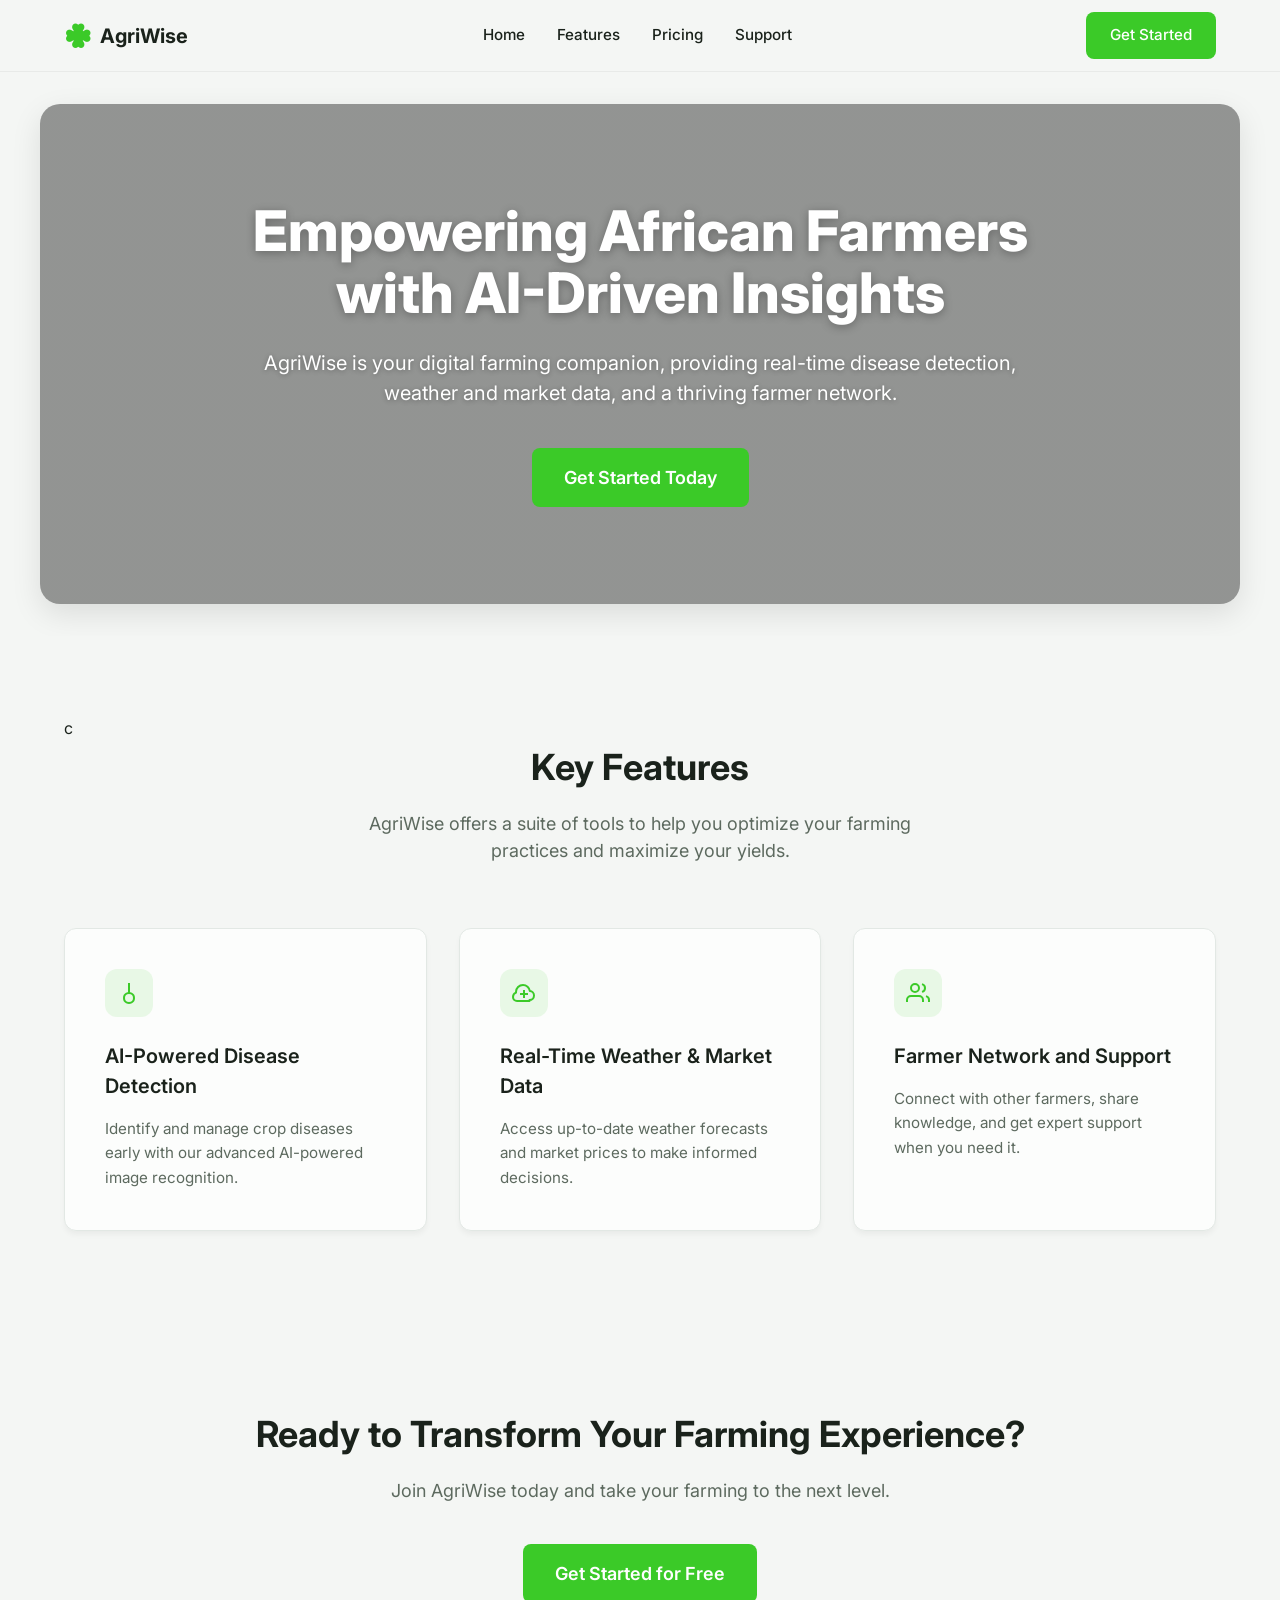
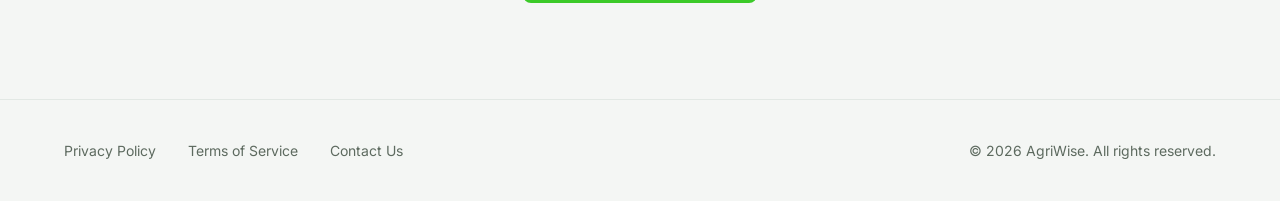
<file: index.html>
<!doctype html>
<html lang="en">
  <head>
    <meta charset="UTF-8" />
    <meta name="viewport" content="width=device-width, initial-scale=1.0" />
    <title>AgriWise - Empowering African Farmers</title>
    <meta
      name="description"
      content="AgriWise is your digital farming companion, providing real-time disease detection, weather data, and market access."
    />
    <link
      href="https://fonts.googleapis.com/css2?family=Inter:wght@400;500;600;700;800&display=swap"
      rel="stylesheet"
    />
    <link
      rel="stylesheet"
      href="https://cdnjs.cloudflare.com/ajax/libs/font-awesome/6.4.0/css/all.min.css"
    />
    <link rel="stylesheet" href="index.css" />
  </head>

  <body>
    <!-- Navigation -->
    <nav class="navbar">
      <div class="container navbar-container">
        <a href="index.html" class="logo">
          <i
            class="fa-solid fa-clover clover-icon"
            style="color: var(--primary-color)"
          ></i>
          <span>AgriWise</span>
        </a>

        <ul class="nav-links">
          <li><a href="#" class="active">Home</a></li>
          <li><a href="#features">Features</a></li>
          <li><a href="#pricing">Pricing</a></li>
          <li><a href="#support">Support</a></li>
        </ul>

        <div class="nav-actions">
          <a href="login.html" class="btn btn-primary">Get Started</a>
          <button class="mobile-menu-btn" aria-label="Toggle Menu">
            <svg
              viewBox="0 0 24 24"
              width="24"
              height="24"
              stroke="currentColor"
              stroke-width="2"
              fill="none"
            >
              <line x1="3" y1="12" x2="21" y2="12"></line>
              <line x1="3" y1="6" x2="21" y2="6"></line>
              <line x1="3" y1="18" x2="21" y2="18"></line>
            </svg>
          </button>
        </div>
      </div>
    </nav>

    <!-- Hero Section -->
    <header class="hero">
      <div class="container">
        <div class="hero-content">
          <h1>Empowering African Farmers with AI-Driven Insights</h1>
          <p>
            AgriWise is your digital farming companion, providing real-time
            disease detection, weather and market data, and a thriving farmer
            network.
          </p>
          <a href="login.html" class="btn btn-primary btn-lg pulse-animation"
            >Get Started Today</a
          >
        </div>
      </div>
    </header>

    <!-- Key Features Section -->
    <section id="features" class="features">
      <div class="container">c
        <div class="section-header">
          <h2>Key Features</h2>
          <p>
            AgriWise offers a suite of tools to help you optimize your farming
            practices and maximize your yields.
          </p>
        </div>

        <div class="features-grid">
          <!-- Feature 1 -->
          <div class="feature-card fade-up">
            <div class="feature-icon">
              <svg
                viewBox="0 0 24 24"
                width="24"
                height="24"
                stroke="currentColor"
                stroke-width="2"
                fill="none"
              >
                <path
                  d="M12 2L12 12M12 22C12 22 17 22 17 17C17 12 12 12 12 12M12 22C12 22 7 22 7 17C7 12 12 12 12 12"
                ></path>
              </svg>
            </div>
            <h3>AI-Powered Disease Detection</h3>
            <p>
              Identify and manage crop diseases early with our advanced
              AI-powered image recognition.
            </p>
          </div>

          <!-- Feature 2 -->
          <div class="feature-card fade-up delay-1">
            <div class="feature-icon">
              <svg
                viewBox="0 0 24 24"
                width="24"
                height="24"
                stroke="currentColor"
                stroke-width="2"
                fill="none"
              >
                <path
                  d="M17.5 19C19.9853 19 22 16.9853 22 14.5C22 12.1325 20.176 10.2013 17.859 10.0215C17.382 6.64161 14.4534 4 11 4C7.13401 4 4 7.13401 4 11C4 11.2014 4.0085 11.4012 4.02511 11.5985C2.269 12.28 1 13.9877 1 16C1 18.2091 2.79086 20 5 20H17.5V19Z"
                  fill="#E8F5E9"
                  stroke-linecap="round"
                  stroke-linejoin="round"
                />
                <path d="M8 13L16 13M12 17L12 9" />
              </svg>
            </div>
            <h3>Real-Time Weather & Market Data</h3>
            <p>
              Access up-to-date weather forecasts and market prices to make
              informed decisions.
            </p>
          </div>

          <!-- Feature 3 -->
          <div class="feature-card fade-up delay-2">
            <div class="feature-icon">
              <svg
                viewBox="0 0 24 24"
                width="24"
                height="24"
                stroke="currentColor"
                stroke-width="2"
                fill="none"
              >
                <path d="M17 21v-2a4 4 0 0 0-4-4H5a4 4 0 0 0-4 4v2"></path>
                <circle cx="9" cy="7" r="4"></circle>
                <path d="M23 21v-2a4 4 0 0 0-3-3.87"></path>
                <path d="M16 3.13a4 4 0 0 1 0 7.75"></path>
              </svg>
            </div>
            <h3>Farmer Network and Support</h3>
            <p>
              Connect with other farmers, share knowledge, and get expert
              support when you need it.
            </p>
          </div>
        </div>
      </div>
    </section>

    <!-- CTA Section -->
    <section class="cta-section">
      <div class="container text-center">
        <h2>Ready to Transform Your Farming Experience?</h2>
        <p>Join AgriWise today and take your farming to the next level.</p>
        <a href="login.html" class="btn btn-primary btn-lg"
          >Get Started for Free</a
        >
      </div>
    </section>

    <!-- Footer -->
    <footer class="footer">
      <div class="container footer-content">
        <div class="footer-links">
          <a href="#">Privacy Policy</a>
          <a href="#">Terms of Service</a>
          <a href="#">Contact Us</a>
        </div>
        <div class="footer-copy">
          &copy; 2026 AgriWise. All rights reserved.
        </div>
      </div>
    </footer>

    <script src="index.js"></script>
  </body>
</html>
</file>
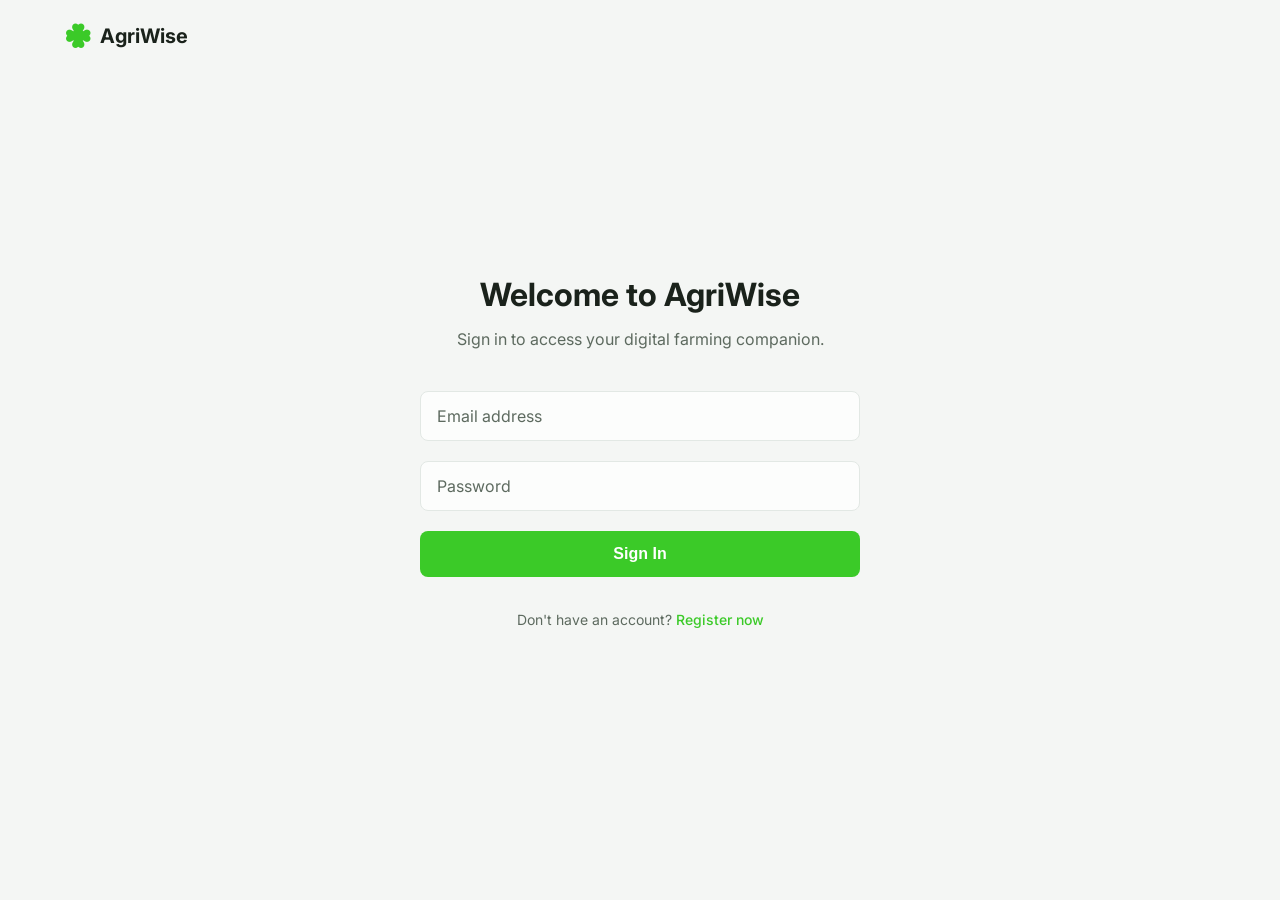
<file: login.html>
<!doctype html>
<html lang="en">
  <head>
    <meta charset="UTF-8" />
    <meta name="viewport" content="width=device-width, initial-scale=1.0" />
    <title>Login - AgriWise</title>
    <meta name="description" content="Sign in to your AgriWise account." />
    <link
      href="https://fonts.googleapis.com/css2?family=Inter:wght@400;500;600;700;800&display=swap"
      rel="stylesheet"
    />
    <link
      rel="stylesheet"
      href="https://cdnjs.cloudflare.com/ajax/libs/font-awesome/6.4.0/css/all.min.css"
    />
    <link rel="stylesheet" href="login.css" />
  </head>
  <body>
    <!-- Navigation -->
    <nav class="navbar">
      <div class="container navbar-container">
        <a href="index.html" class="logo">
          <i
            class="fa-solid fa-clover clover-icon"
            style="color: var(--primary-color)"
          ></i>
          <span>AgriWise</span>
        </a>
      </div>
    </nav>

    <!-- Login Main -->
    <main class="login-container fade-in">
      <div class="login-box">
        <div class="login-header">
          <h1>Welcome to AgriWise</h1>
          <p>Sign in to access your digital farming companion.</p>
        </div>

        <form id="loginForm" class="login-form">
          <div class="input-group">
            <input
              type="email"
              id="email"
              class="input-field"
              placeholder="Email address"
              required
            />
          </div>
          <div class="input-group">
            <input
              type="password"
              id="password"
              class="input-field"
              placeholder="Password"
              required
            />
          </div>
          <button type="submit" class="btn btn-primary btn-block">
            Sign In
          </button>
        </form>

        <div class="register-prompt">
          Don't have an account?
          <a href="register.html" class="register-link">Register now</a>
        </div>
      </div>
    </main>

    <script src="login.js"></script>
  </body>
</html>
</file>
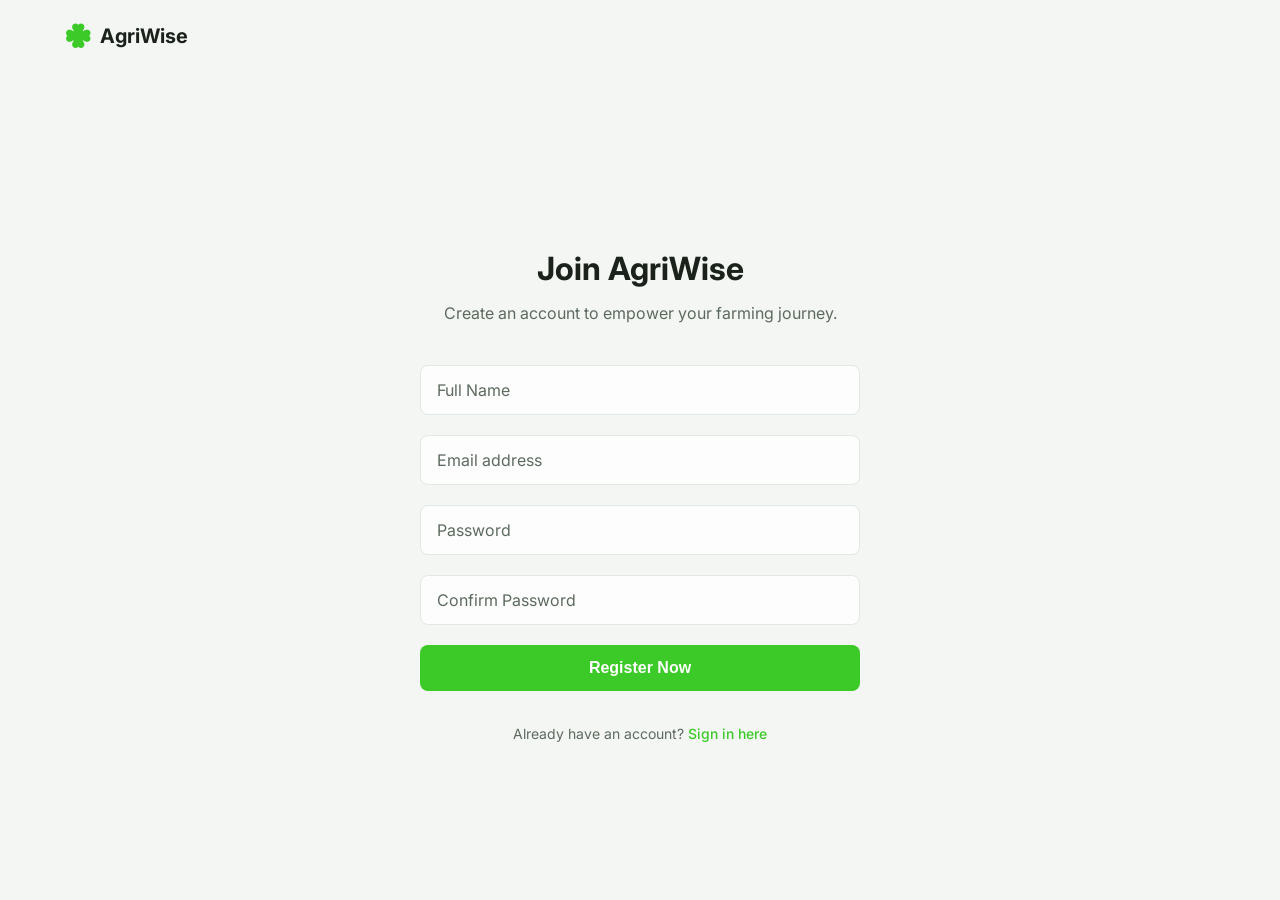
<file: register.html>
<!doctype html>
<html lang="en">
  <head>
    <meta charset="UTF-8" />
    <meta name="viewport" content="width=device-width, initial-scale=1.0" />
    <title>Register - AgriWise</title>
    <meta name="description" content="Create a new AgriWise account." />
    <link
      href="https://fonts.googleapis.com/css2?family=Inter:wght@400;500;600;700;800&display=swap"
      rel="stylesheet"
    />
    <link
      rel="stylesheet"
      href="https://cdnjs.cloudflare.com/ajax/libs/font-awesome/6.4.0/css/all.min.css"
    />
    <link rel="stylesheet" href="register.css" />
  </head>
  <body>
    <!-- Navigation -->
    <nav class="navbar">
      <div class="container navbar-container">
        <a href="index.html" class="logo">
          <i
            class="fa-solid fa-clover clover-icon"
            style="color: var(--primary-color)"
          ></i>
          <span>AgriWise</span>
        </a>
      </div>
    </nav>

    <!-- Register Main -->
    <main class="login-container fade-in">
      <div class="login-box">
        <div class="login-header">
          <h1>Join AgriWise</h1>
          <p>Create an account to empower your farming journey.</p>
        </div>

        <form id="registerForm" class="login-form">
          <div class="input-group">
            <input
              type="text"
              id="name"
              class="input-field"
              placeholder="Full Name"
              required
            />
          </div>
          <div class="input-group">
            <input
              type="email"
              id="email"
              class="input-field"
              placeholder="Email address"
              required
            />
          </div>
          <div class="input-group">
            <input
              type="password"
              id="password"
              class="input-field"
              placeholder="Password"
              required
            />
          </div>
          <div class="input-group">
            <input
              type="password"
              id="confirmPassword"
              class="input-field"
              placeholder="Confirm Password"
              required
            />
          </div>
          <button type="submit" class="btn btn-primary btn-block">
            Register Now
          </button>
        </form>

        <div class="register-prompt">
          Already have an account?
          <a href="login.html" class="register-link">Sign in here</a>
        </div>
      </div>
    </main>

    <script src="register.js"></script>
  </body>
</html>
</file>
<file: index.css>
:root {
  --primary-color: #3bca28;
  --primary-hover: #2daa1c;
  --bg-color: #f4f6f4;
  --surface-color: #fcfdfc;
  --text-primary: #1a221b;
  --text-secondary: #5d6a5f;
  --border-color: #e2e8e4;
  --border-radius-md: 12px;
  --nav-height: 72px;
}

* {
  box-sizing: border-box;
  margin: 0;
  padding: 0;
}

html {
  scroll-behavior: smooth;
}

body {
  font-family:
    "Inter",
    system-ui,
    -apple-system,
    sans-serif;
  background-color: var(--bg-color);
  color: var(--text-primary);
  line-height: 1.5;
  -webkit-font-smoothing: antialiased;
}

a {
  text-decoration: none;
  color: inherit;
  transition: all 0.2s ease;
}

ul {
  list-style: none;
}

.container {
  max-width: 1200px;
  margin: 0 auto;
  padding: 0 1.5rem;
}

@media (max-width: 350px) {
  .container {
    padding: 0 0.8rem;
  }
}

.text-center {
  text-align: center;
}

/* Buttons */
.btn {
  display: inline-flex;
  align-items: center;
  justify-content: center;
  padding: 0.75rem 1.5rem;
  border-radius: 8px;
  font-weight: 500;
  font-size: 0.95rem;
  transition:
    transform 0.2s ease,
    background-color 0.2s ease,
    box-shadow 0.2s;
  border: none;
  cursor: pointer;
}

.btn-lg {
  padding: 1rem 2rem;
  font-size: 1.125rem;
  font-weight: 600;
}

.btn-primary {
  background-color: var(--primary-color);
  color: white;
}

.btn-primary:hover {
  background-color: var(--primary-hover);
  box-shadow: 0 4px 12px rgba(59, 202, 40, 0.25);
  transform: translateY(-2px);
}

@media (max-width: 350px) {
  .btn {
    padding: 0.6rem 1rem;
    font-size: 0.85rem;
  }
}

/* Navbar */
.navbar {
  min-height: var(--nav-height);
  background-color: var(--bg-color);
  display: flex;
  position: sticky;
  top: 0;
  z-index: 50;
  border-bottom: 1px solid rgba(0, 0, 0, 0.05);
}

.navbar-container {
  display: flex;
  align-items: center;
  justify-content: space-between;
  width: 100%;
  flex-wrap: wrap;
}

.logo {
  display: flex;
  align-items: center;
  gap: 0.5rem;
  font-size: 1.25rem;
  font-weight: 700;
  color: var(--text-primary);
}

.logo .clover-icon {
  color: var(--primary-color);
  width: 28px;
  height: 28px;
  font-size: 28px;
  display: flex;
  align-items: center;
  justify-content: center;
}

@media (max-width: 350px) {
  .logo span {
    display: none;
  }
  .logo .clover-icon {
    font-size: 22px;
    width: 22px;
    height: 22px;
  }
}

.nav-links {
  display: flex;
  gap: 2rem;
  font-size: 0.95rem;
  font-weight: 500;
  color: var(--text-primary);
}

.nav-links a:hover {
  color: var(--primary-color);
}

.nav-links a.active {
  color: var(--text-primary);
}

.nav-actions {
  display: flex;
  align-items: center;
  gap: 1rem;
}

.mobile-menu-btn {
  display: none;
  background: none;
  border: none;
  cursor: pointer;
  color: var(--text-primary);
}

/* Hero Section */
.hero {
  padding: 5rem 1.5rem;
  min-height: 500px;
  display: flex;
  align-items: center;
  background-image:
    linear-gradient(rgba(0, 0, 0, 0.4), rgba(0, 0, 0, 0.4)),
    url("https://images.unsplash.com/photo-1500382017468-9049fed747ef?ixlib=rb-4.0.3&auto=format&fit=crop&w=2000&q=80");
  background-size: cover;
  background-position: center;
  color: white;
  text-align: center;
  margin: 2rem auto;
  max-width: 1200px;
  border-radius: 20px;
  box-shadow: 0 10px 30px rgba(0, 0, 0, 0.1);
  overflow: hidden;
}

.hero-content {
  max-width: 800px;
  margin: 0 auto;
}

.hero h1 {
  font-size: 3.5rem;
  font-weight: 800;
  line-height: 1.1;
  margin-bottom: 1.5rem;
  text-shadow: 0 2px 10px rgba(0, 0, 0, 0.3);
}

.hero p {
  font-size: 1.25rem;
  margin-bottom: 2.5rem;
  text-shadow: 0 1px 5px rgba(0, 0, 0, 0.3);
  font-weight: 400;
}

/* Features Section */
.features {
  padding: 5rem 0;
  background-color: var(--bg-color);
}

.section-header {
  text-align: center;
  max-width: 600px;
  margin: 0 auto 4rem auto;
}

.section-header h2 {
  font-size: 2.25rem;
  font-weight: 700;
  margin-bottom: 1rem;
}

.section-header p {
  color: var(--text-secondary);
  font-size: 1.125rem;
}

.features-grid {
  display: grid;
  grid-template-columns: repeat(3, 1fr);
  gap: 2rem;
}

.feature-card {
  background-color: var(--surface-color);
  padding: 2.5rem;
  border-radius: var(--border-radius-md);
  box-shadow: 0 4px 6px -1px rgba(0, 0, 0, 0.05);
  border: 1px solid var(--border-color);
  transition:
    transform 0.3s ease,
    box-shadow 0.3s ease;
}

.feature-card:hover {
  transform: translateY(-5px);
  box-shadow: 0 15px 30px rgba(0, 0, 0, 0.08);
  border-color: rgba(59, 202, 40, 0.3);
}

.feature-icon {
  width: 48px;
  height: 48px;
  background-color: rgba(59, 202, 40, 0.1);
  color: var(--primary-color);
  border-radius: 12px;
  display: flex;
  align-items: center;
  justify-content: center;
  margin-bottom: 1.5rem;
  transition: transform 0.3s ease;
}

.feature-card:hover .feature-icon {
  transform: scale(1.1);
}

.feature-card h3 {
  font-size: 1.25rem;
  font-weight: 600;
  margin-bottom: 1rem;
}

.feature-card p {
  color: var(--text-secondary);
  font-size: 0.95rem;
  line-height: 1.6;
}

/* CTA Section */
.cta-section {
  padding: 6rem 0;
  background-color: var(--bg-color);
}

.cta-section h2 {
  font-size: 2.25rem;
  font-weight: 700;
  margin-bottom: 1rem;
}

.cta-section p {
  color: var(--text-secondary);
  font-size: 1.125rem;
  margin-bottom: 2.5rem;
}

/* Footer */
.footer {
  padding: 2.5rem 0;
  border-top: 1px solid var(--border-color);
  color: var(--text-secondary);
  font-size: 0.875rem;
}

.footer-content {
  display: flex;
  justify-content: space-between;
  align-items: center;
}

.footer-links {
  display: flex;
  gap: 2rem;
}

.footer-links a:hover {
  color: var(--primary-color);
}

/* Animations */
@keyframes fadeUp {
  from {
    opacity: 0;
    transform: translateY(20px);
  }

  to {
    opacity: 1;
    transform: translateY(0);
  }
}

@keyframes pulse {
  0% {
    transform: scale(1);
    box-shadow: 0 0 0 0 rgba(59, 202, 40, 0.4);
  }

  70% {
    transform: scale(1.02);
    box-shadow: 0 0 0 10px rgba(59, 202, 40, 0);
  }

  100% {
    transform: scale(1);
    box-shadow: 0 0 0 0 rgba(59, 202, 40, 0);
  }
}

.fade-up {
  animation: fadeUp 0.6s ease-out forwards;
  opacity: 0;
}

.delay-1 {
  animation-delay: 0.2s;
}

.delay-2 {
  animation-delay: 0.4s;
}

.pulse-animation:hover {
  animation: pulse 1s infinite alternate;
}

/* Responsive */
@media (max-width: 768px) {
  .nav-links {
    display: none;
  }

  .mobile-menu-btn {
    display: block;
  }

  .hero h1 {
    font-size: 2.5rem;
  }

  .features-grid {
    grid-template-columns: 1fr;
  }

  .footer-content {
    flex-direction: column;
    gap: 1rem;
    text-align: center;
  }
}

@media (max-width: 350px) {
  .hero {
    padding: 2.5rem 0.75rem;
    min-height: 380px;
  }
  .hero h1 {
    font-size: 1.75rem;
  }
  .hero p {
    font-size: 0.95rem;
  }
  .section-header h2, .cta-section h2 {
    font-size: 1.5rem;
  }
  .section-header p, .cta-section p {
    font-size: 0.95rem;
  }
}
</file>
<file: login.css>
:root {
  --primary-color: #3bca28;
  --primary-hover: #2daa1c;
  --bg-color: #f4f6f4;
  --surface-color: #fcfdfc;
  --text-primary: #1a221b;
  --text-secondary: #5d6a5f;
  --border-color: #e2e8e4;
  --border-radius-sm: 8px;
  --nav-height: 72px;
}

* {
  box-sizing: border-box;
  margin: 0;
  padding: 0;
}

body {
  font-family:
    "Inter",
    system-ui,
    -apple-system,
    sans-serif;
  background-color: var(--bg-color);
  color: var(--text-primary);
  line-height: 1.5;
  -webkit-font-smoothing: antialiased;
  min-height: 100vh;
  display: flex;
  flex-direction: column;
}

a {
  text-decoration: none;
  color: inherit;
  transition: all 0.2s ease;
}

/* Navbar */
.navbar {
  height: var(--nav-height);
  background-color: var(--bg-color);
  display: flex;
  position: absolute;
  top: 0;
  width: 100%;
}

.container {
  max-width: 1200px;
  margin: 0 auto;
  padding: 0 1.5rem;
}

@media (max-width: 350px) {
  .container {
    padding: 0 0.8rem;
  }
}

.navbar-container {
  display: flex;
  align-items: center;
  width: 100%;
}

.logo {
  display: flex;
  align-items: center;
  gap: 0.5rem;
  font-size: 1.25rem;
  font-weight: 700;
  color: var(--text-primary);
}

.logo .clover-icon {
  color: var(--primary-color);
  width: 28px;
  height: 28px;
  font-size: 28px;
  display: flex;
  align-items: center;
  justify-content: center;
}

@media (max-width: 350px) {
  .logo span {
    display: none;
  }
}

/* Login specific styles */
.login-container {
  flex: 1;
  display: flex;
  align-items: center;
  justify-content: center;
  padding: 2rem;
}

.login-box {
  width: 100%;
  max-width: 440px;
  text-align: center;
}

.login-header {
  margin-bottom: 2.5rem;
}

.login-header h1 {
  font-size: 2rem;
  font-weight: 700;
  margin-bottom: 0.5rem;
}

.login-header p {
  color: var(--text-secondary);
  font-size: 1rem;
}

.login-form {
  display: flex;
  flex-direction: column;
  gap: 1.25rem;
  margin-bottom: 2rem;
}

.input-group {
  display: flex;
  flex-direction: column;
  width: 100%;
}

.input-field {
  width: 100%;
  padding: 0.875rem 1rem;
  border: 1px solid var(--border-color);
  border-radius: var(--border-radius-sm);
  font-size: 1rem;
  font-family: inherit;
  transition:
    border-color 0.2s,
    box-shadow 0.2s;
  background-color: var(--surface-color);
  color: var(--text-primary);
}

.input-field:focus {
  outline: none;
  border-color: var(--primary-color);
  box-shadow: 0 0 0 3px rgba(59, 202, 40, 0.1);
}

.input-field::placeholder {
  color: var(--text-secondary);
}

.btn {
  display: inline-flex;
  align-items: center;
  justify-content: center;
  padding: 0.875rem 1.5rem;
  border-radius: var(--border-radius-sm);
  font-weight: 600;
  font-size: 1rem;
  transition:
    transform 0.2s ease,
    background-color 0.2s ease,
    box-shadow 0.2s;
  border: none;
  cursor: pointer;
}

.btn-primary {
  background-color: var(--primary-color);
  color: white;
}

.btn-primary:hover {
  background-color: var(--primary-hover);
  box-shadow: 0 4px 12px rgba(59, 202, 40, 0.25);
  transform: translateY(-2px);
}

.btn-block {
  width: 100%;
}

.register-prompt {
  color: var(--text-secondary);
  font-size: 0.875rem;
}

.register-link {
  color: var(--primary-color);
  font-weight: 500;
}

.register-link:hover {
  text-decoration: underline;
}

/* Animations */
@keyframes fadeIn {
  from {
    opacity: 0;
    transform: translateY(10px);
  }
  to {
    opacity: 1;
    transform: translateY(0);
  }
}

.fade-in {
  animation: fadeIn 0.4s ease-out forwards;
}

@media (max-width: 350px) {
  .login-container {
    padding: 1rem;
  }
  .login-header h1 {
    font-size: 1.35rem;
  }
  .login-header p {
    font-size: 0.85rem;
  }
  .login-header {
    margin-bottom: 1.25rem;
  }
  .login-form {
    gap: 0.75rem;
    margin-bottom: 1.5rem;
  }
  .input-field {
    font-size: 0.9rem;
    padding: 0.75rem 0.85rem;
  }
}
</file>
<file: register.css>
:root {
  --primary-color: #3bca28;
  --primary-hover: #2daa1c;
  --bg-color: #f4f6f4;
  --surface-color: #fcfdfc;
  --text-primary: #1a221b;
  --text-secondary: #5d6a5f;
  --border-color: #e2e8e4;
  --border-radius-sm: 8px;
  --nav-height: 72px;
}

* {
  box-sizing: border-box;
  margin: 0;
  padding: 0;
}

body {
  font-family:
    "Inter",
    system-ui,
    -apple-system,
    sans-serif;
  background-color: var(--bg-color);
  color: var(--text-primary);
  line-height: 1.5;
  -webkit-font-smoothing: antialiased;
  min-height: 100vh;
  display: flex;
  flex-direction: column;
}

a {
  text-decoration: none;
  color: inherit;
  transition: all 0.2s ease;
}

/* Navbar */
.navbar {
  height: var(--nav-height);
  background-color: var(--bg-color);
  display: flex;
  position: absolute;
  top: 0;
  width: 100%;
}

.container {
  max-width: 1200px;
  margin: 0 auto;
  padding: 0 1.5rem;
}

@media (max-width: 350px) {
  .container {
    padding: 0 0.8rem;
  }
}

.navbar-container {
  display: flex;
  align-items: center;
  width: 100%;
}

.logo {
  display: flex;
  align-items: center;
  gap: 0.5rem;
  font-size: 1.25rem;
  font-weight: 700;
  color: var(--text-primary);
}

.logo .clover-icon {
  color: var(--primary-color);
  width: 28px;
  height: 28px;
  font-size: 28px;
  display: flex;
  align-items: center;
  justify-content: center;
}

@media (max-width: 350px) {
  .logo span {
    display: none;
  }
}

/* Register specific styles */
.login-container {
  flex: 1;
  display: flex;
  align-items: center;
  justify-content: center;
  padding: 2rem;
  margin-top: calc(var(--nav-height) + 1rem); /* Avoid nav overlap */
}

.login-box {
  width: 100%;
  max-width: 440px;
  text-align: center;
}

.login-header {
  margin-bottom: 2.5rem;
}

.login-header h1 {
  font-size: 2rem;
  font-weight: 700;
  margin-bottom: 0.5rem;
}

.login-header p {
  color: var(--text-secondary);
  font-size: 1rem;
}

.login-form {
  display: flex;
  flex-direction: column;
  gap: 1.25rem;
  margin-bottom: 2rem;
}

.input-group {
  display: flex;
  flex-direction: column;
  width: 100%;
}

.input-field {
  width: 100%;
  padding: 0.875rem 1rem;
  border: 1px solid var(--border-color);
  border-radius: var(--border-radius-sm);
  font-size: 1rem;
  font-family: inherit;
  transition:
    border-color 0.2s,
    box-shadow 0.2s;
  background-color: var(--surface-color);
  color: var(--text-primary);
}

.input-field:focus {
  outline: none;
  border-color: var(--primary-color);
  box-shadow: 0 0 0 3px rgba(59, 202, 40, 0.1);
}

.input-field::placeholder {
  color: var(--text-secondary);
}

.btn {
  display: inline-flex;
  align-items: center;
  justify-content: center;
  padding: 0.875rem 1.5rem;
  border-radius: var(--border-radius-sm);
  font-weight: 600;
  font-size: 1rem;
  transition:
    transform 0.2s ease,
    background-color 0.2s ease,
    box-shadow 0.2s;
  border: none;
  cursor: pointer;
}

.btn-primary {
  background-color: var(--primary-color);
  color: white;
}

.btn-primary:hover {
  background-color: var(--primary-hover);
  box-shadow: 0 4px 12px rgba(59, 202, 40, 0.25);
  transform: translateY(-2px);
}

.btn-block {
  width: 100%;
}

.register-prompt {
  color: var(--text-secondary);
  font-size: 0.875rem;
}

.register-link {
  color: var(--primary-color);
  font-weight: 500;
}

.register-link:hover {
  text-decoration: underline;
}

/* Animations */
@keyframes fadeIn {
  from {
    opacity: 0;
    transform: translateY(10px);
  }
  to {
    opacity: 1;
    transform: translateY(0);
  }
}

.fade-in {
  animation: fadeIn 0.4s ease-out forwards;
}

@media (max-width: 350px) {
  .login-container {
    padding: 1rem;
  }
  .login-header h1 {
    font-size: 1.35rem;
  }
  .login-header p {
    font-size: 0.85rem;
  }
  .login-header {
    margin-bottom: 1.25rem;
  }
  .login-form {
    gap: 0.75rem;
    margin-bottom: 1.5rem;
  }
  .input-field {
    font-size: 0.9rem;
    padding: 0.75rem 0.85rem;
  }
}
</file>
